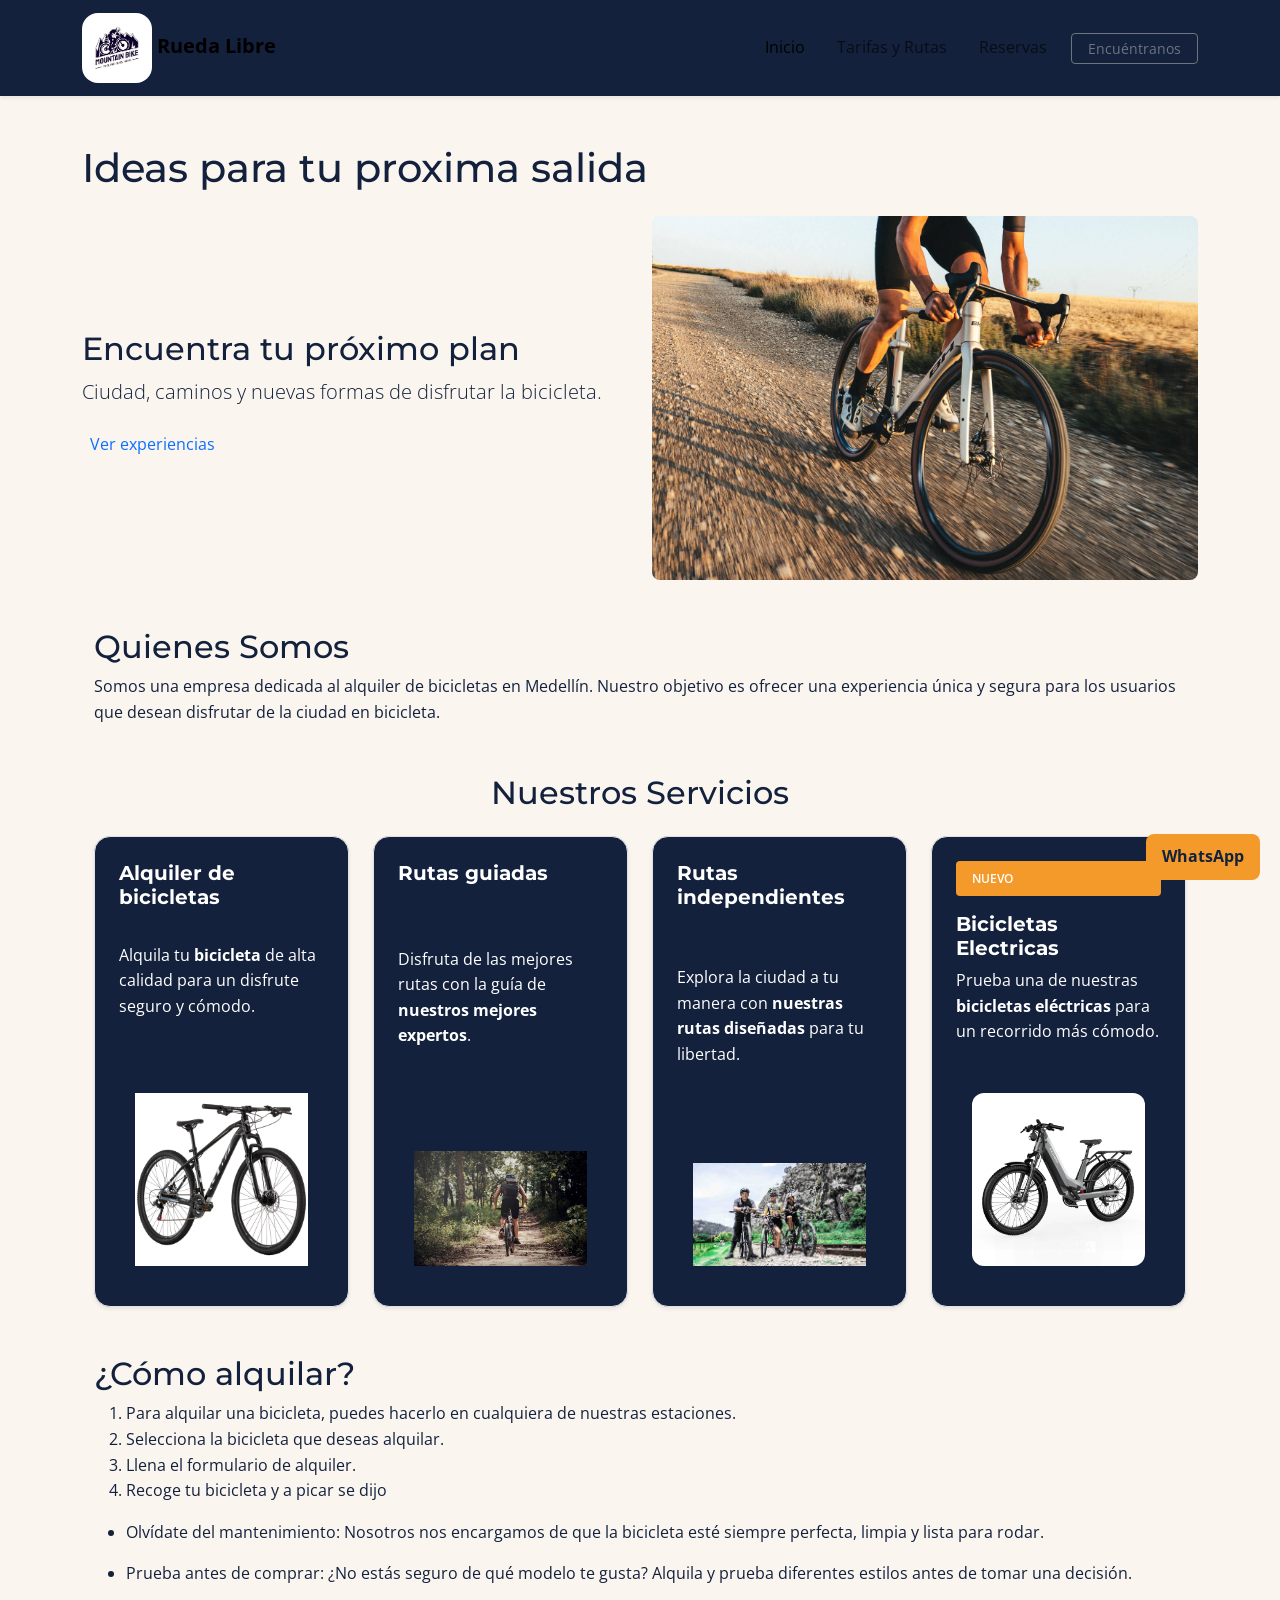
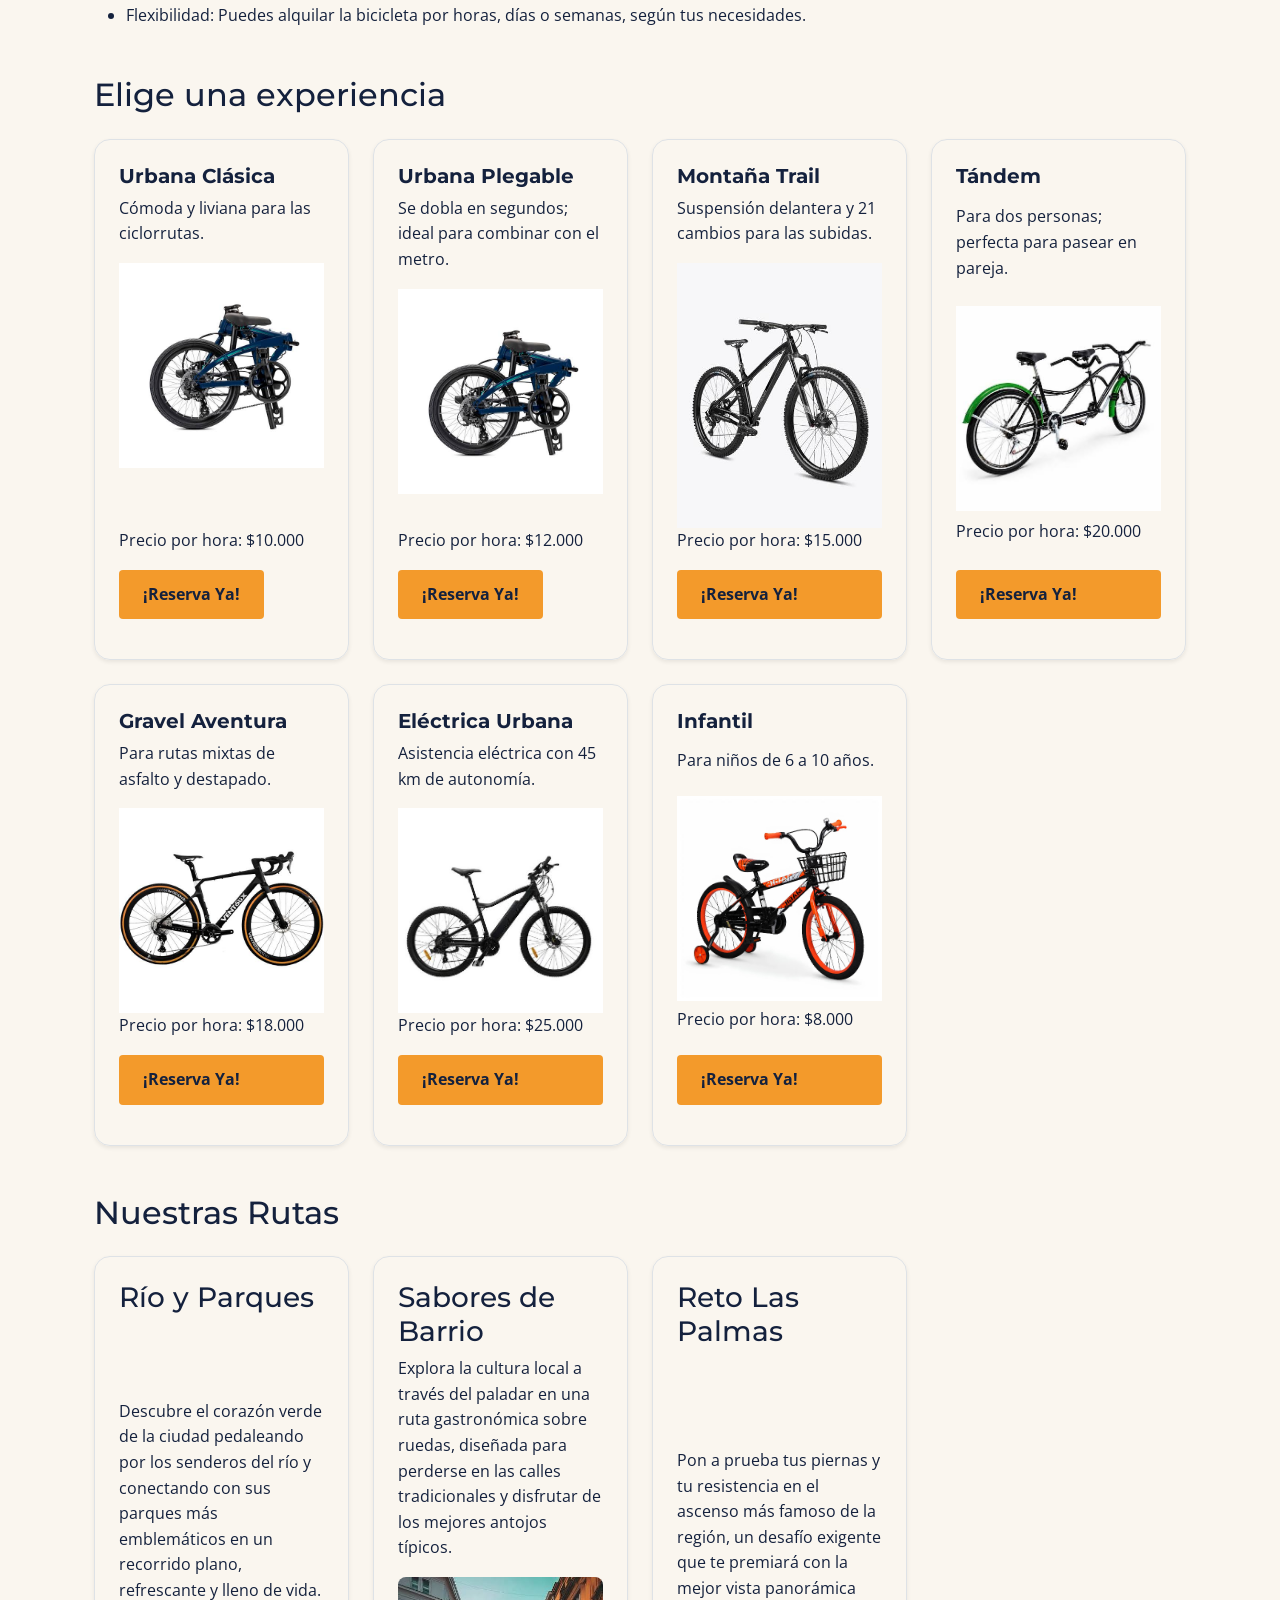
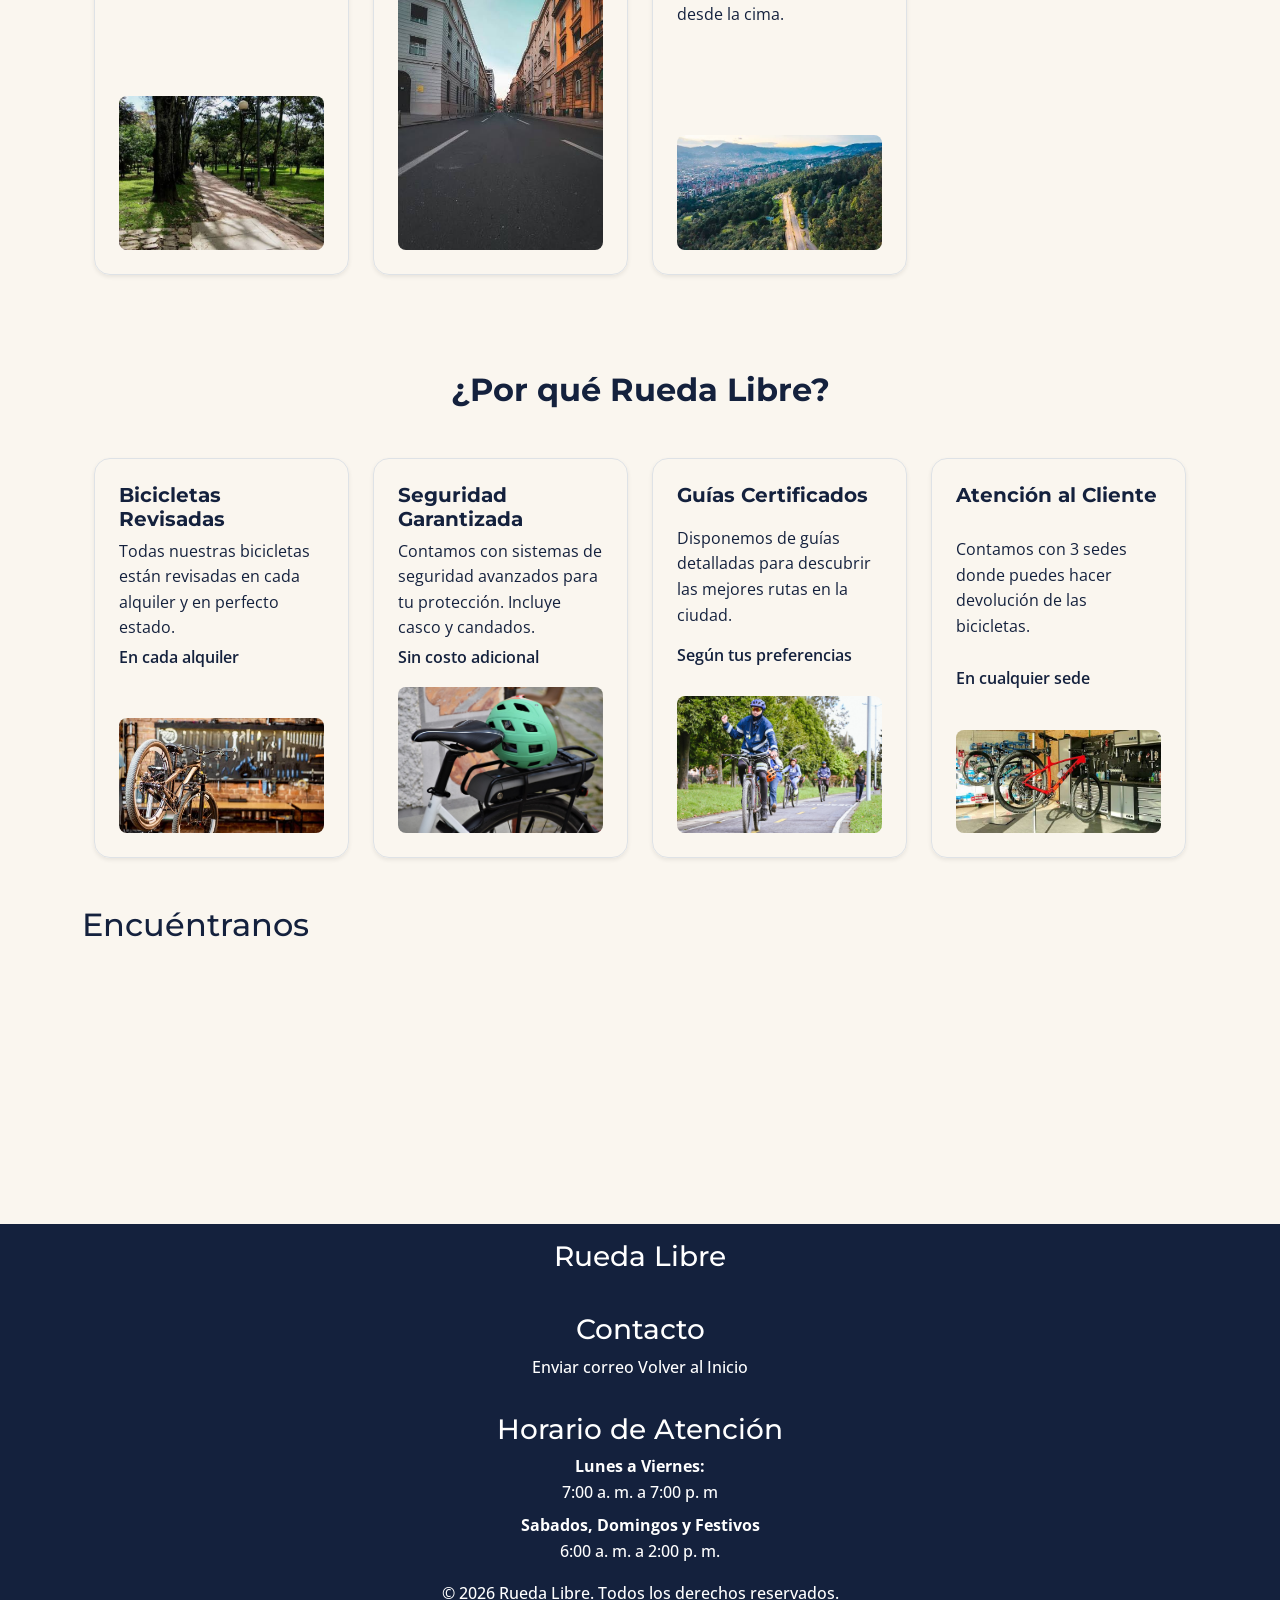
<file: index.html>
<!DOCTYPE html>
<html lang="es">
<head>
    <!-- Montserrat Font -->
    <link rel="preconnect" href="https://fonts.googleapis.com">
    <link rel="preconnect" href="https://fonts.gstatic.com" crossorigin>
    <link href="https://fonts.googleapis.com/css2?family=Montserrat:ital,wght@0,100..900;1,100..900&display=swap" rel="stylesheet">

    <!-- Open Sans Font -->
    <link rel="preconnect" href="https://fonts.googleapis.com">
    <link rel="preconnect" href="https://fonts.gstatic.com" crossorigin>
    <link href="https://fonts.googleapis.com/css2?family=Montserrat:ital,wght@0,100..900;1,100..900&family=Open+Sans:ital,wght@0,300..800;1,300..800&display=swap" rel="stylesheet">
    
    <meta charset="UTF-8">
    <meta name="viewport" content="width=device-width, initial-scale=1.0">
    <title>Rueda Libre</title>

    <!-- CDN Bootstrap -->
    <link href="https://cdn.jsdelivr.net/npm/bootstrap@5.3.8/dist/css/bootstrap.min.css" rel="stylesheet" integrity="sha384-sRIl4kxILFvY47J16cr9ZwB07vP4J8+LH7qKQnuqkuIAvNWLzeN8tE5YBujZqJLB" crossorigin="anonymous">

    <link rel="stylesheet" href="css/styles.css">
    
</head>
<body id="inicio">
    
    <header class="shadow-sm">
        
        <nav class="navbar navbar-expand-lg">
            <div class="container">
                <a href="#inicio" class="navbar-brand fw-bold">
                <img src="img/logo.avif" alt="logo" width="70" height="70" class="rounded-4"> Rueda Libre
                </a>
                <button class="navbar-toggler" type="button" data-bs-toggle="collapse" data-bs-target="#navbarNav" aria-controls="navbarNav" aria-expanded="false" aria-label="Toggle navigation">
            <span class="navbar-toggler-icon"></span>
        </button>

                <div class="collapse navbar-collapse justify-content-end " id="navbarNav">
                    <ul class="navbar-nav align-items-lg-center gap-3">
                        <li class="nav-item"><a href="index.html" class="nav-link active text-decoration-none">Inicio</a></li>
                        <li class="nav-item"><a href="paginas/tarifas.html" class="nav-link text-decoration-none">Tarifas y Rutas</a></li>
                        <li class="nav-item"><a href="paginas/reservas.html" class="nav-link text-decoration-none">Reservas</a></li>
                        <li class="nav-item"><a href="#encuentranos" class="btn btn-outline-secondary btn-sm px-3 text-decoration-none">Encuéntranos</a></li>
                    </ul>
                </div>
            </div>
        </nav>
    </header>



    <main id="contenido" class="container py-5">
        
        
        <h1 class="mb-4" >Ideas para tu proxima salida</h1>
        
        <section class="row g-4 align-items-center mb-5" aria-labelledby="portada-titulo">
            <div class="col-12 col-md-6">
                <h2 id="portada-titulo">Encuentra tu próximo plan</h2>
                <p class="lead">Ciudad, caminos y nuevas formas de disfrutar la bicicleta.</p>
                <a href="#catalogo" class="d-inline-block p-2 rounded text-decoration-none">Ver experiencias</a>
            </div>
            <div class="col-12 col-md-6">
                <img src="../img/gravel.jpg" class="img-fluid rounded-3" loading="lazy" alt="Ciclista recorriendo un camino de grava entre campos">
            </div>
        </section>

        <section id="quienes-somos" class="container mb-5" aria-labelledby="quienes-somos-title">
        <h2>Quienes Somos</h2>
        <p>Somos una empresa dedicada al alquiler de bicicletas en Medellín. Nuestro objetivo es ofrecer una experiencia única y segura para los usuarios que desean disfrutar de la ciudad en bicicleta.</p>
        </section>

        <section id="servicios" class="container mb-5" aria-labelledby="servicios-title">
            <h2 id="servicios-title" class="mb-4 text-center">Nuestros Servicios</h2>
            <div class="row g-4">
                <div class="col-12 col-sm-6 col-lg-4 col-xl-3">
                    <article class="p-4 h-100 border rounded-4 shadow-sm d-flex flex-column justify-content-between">
                        <h3 class="h5 fw-bold">Alquiler de bicicletas</h3> <p>Alquila tu <b>bicicleta</b> de alta calidad para un disfrute seguro y cómodo.</p>
                        <img src="./img/bike.webp" alt="Bicicleta negra" class="img-fluid rounded-3">
                    </article>
                </div>

                <div class="col-12 col-sm-6 col-lg-4 col-xl-3">
                    <article class="p-4 h-100 border rounded-4 shadow-sm d-flex flex-column justify-content-between">
                        <h3 class="h5 fw-bold">Rutas guiadas</h3> <p>Disfruta de las mejores rutas con la guía de <b>nuestros mejores expertos</b>.</p>
                        <img src="./img/front-page.jfif" alt="Llanta de bicicleta" class="img-fluid rounded-3">
                    </article>
                </div>

                <div class="col-12 col-sm-6 col-lg-4 col-xl-3">
                    <article class="p-4 h-100 border rounded-4 shadow-sm d-flex flex-column justify-content-between">
                        <h3 class="h5 fw-bold">Rutas independientes</h3>
                        <p>Explora la ciudad a tu manera con <b>nuestras rutas diseñadas</b> para tu libertad.</p>
                        <img src="./img/route.jfif" alt="Ruta de bicicleta" class="img-fluid rounded-3">
                    </article>
                </div>
                
                <div class="col-12 col-sm-6 col-lg-4 col-xl-3">

                    
                    <article class="p-4 h-100 border rounded-4 shadow-sm d-flex flex-column justify-content-between">
                        
                        <div class="etiqueta-nuevo mb-3" >
                            <span >Nuevo</span>
                        </div>
                        <h3 class="h5 fw-bold">Bicicletas Electricas</h3> <p>Prueba una de nuestras <b>bicicletas eléctricas</b> para un recorrido más cómodo.</p>
                        <img src="img/b-e.webp" alt="Bicicleta negra" class="img-fluid">
                    </article>
                </div>

            </div>
        </section>

        <section id="como-alquilar" class="container mb-5" aria-labelledby="como-alquilar-title">
        <h2>¿Cómo alquilar?</h2>
        <ol>
            <li>Para alquilar una bicicleta, puedes hacerlo en cualquiera de nuestras estaciones.</li>
            <li>Selecciona la bicicleta que deseas alquilar.</li>
            <li>Llena el formulario de alquiler.</li>
            <li>Recoge tu bicicleta y a picar se dijo</li>
        </ol>
            <ul>
                <li>
                <p>  Olvídate del mantenimiento: Nosotros nos encargamos de que la bicicleta esté siempre perfecta, limpia y lista para rodar.</p>
                
                </li>

                <li>
                <p> Prueba antes de comprar: ¿No estás seguro de qué modelo te gusta? Alquila y prueba diferentes estilos antes de tomar una decisión.</p>
                
                </li>
                <li>
                <p> Flexibilidad: Puedes alquilar la bicicleta por horas, días o semanas, según tus necesidades.</p>
                
                </li>
            
            
            </ul>
        </section>
        
        <!-- Sección de catálogo -->
        <section id="catalogo" class="container mb-5" aria-labelledby="catalogo-title"> 
            <h2 id="catalogo-title" class="mb-4">Elige una experiencia</h2>
            <div class="row g-4" >
                <!-- Contenedor de la columna (Grilla)-->
                <div class="col-12 col-sm-6 col-lg-4 col-xl-3">
                    <article class="p-4 h-100 border rounded-4 shadow-sm d-flex flex-column justify-content-between">
                        <div>
                            <h3 class="h5 fw-bold">Urbana Clásica</h3>
                            <p>Cómoda y liviana para las ciclorrutas.</p>
                            <img src="../img/bplegable.jpeg" alt="Bicicleta Verde" class="img-fluid">
                        </div>

                        <div class ="cta-container">
                            <p>Precio por hora: $10.000  </p>
                            <a href="../paginas/reservas.html" class="btn-cta ">¡Reserva Ya!</a>
                        </div>
                    </article>
                </div>
                
                <div class="col-12 col-sm-6 col-lg-4 col-xl-3">
                    <article class="p-4 h-100 border rounded-4 shadow-sm d-flex flex-column justify-content-between">

                        <div>
                            <h3 class="h5 fw-bold">Urbana Plegable</h3>
                        <p>Se dobla en segundos; ideal para combinar con el metro.</p>
                        <img src="../img/bplegable.jpeg" alt="" class="img-fluid">
                        </div>
                        <div>
                            <p>Precio por hora: $12.000  </p>
                            <a href="paginas/reservas.html" class="btn-cta">¡Reserva Ya! </a>
                        </div>
                        
                        
                    
                    </article>
                </div>

                <div class="col-12 col-sm-6 col-lg-4 col-xl-3 ">
                    <article class="p-4 h-100 border rounded-4 shadow-sm d-flex flex-column justify-content-between">
                    <h3 class="h5 fw-bold">Montaña Trail</h3>
                        <p> Suspensión delantera y 21 cambios para las subidas.</p>
                        <img src="/img/bmontanatrail.jpeg" alt="" class="img-fluid">
                        <p>Precio por hora: $15.000  </p>
                        <a href="/paginas/reservas.html" class="btn-cta">¡Reserva Ya! </a>
                        
                    </article>
                </div>
                
                <div class="col-12 col-sm-6 col-lg-4 col-xl-3 ">
                    <article class="p-4 h-100 border rounded-4 shadow-sm d-flex flex-column justify-content-between">
                    <h3 class="h5 fw-bold">Tándem</h3>
                        <p> Para dos personas; perfecta para pasear en pareja.</p>
                        <img src="../img/btandem.jpeg" alt="" class="img-fluid">
                        <p>Precio por hora: $20.000  </p>
                        <a href="paginas/reservas.html" class="btn-cta">¡Reserva Ya! </a>
                        
                    </article>
                </div>
                    

                <div class="col-12 col-sm-6 col-lg-4 col-xl-3 ">
                    <article class="p-4 h-100 border rounded-4 shadow-sm d-flex flex-column justify-content-between">
                        <h3 class="h5 fw-bold">Gravel Aventura</h3>
                        <p>Para rutas mixtas de asfalto y destapado.</p>
                        <img src="/img/bgravel.jpeg" alt="" class="img-fluid">
                        <p>Precio por hora: $18.000  </p>
                        <a href="/paginas/reservas.html" class="btn-cta">¡Reserva Ya! </a>
                    </article>
                </div>

                <div class="col-12 col-sm-6 col-lg-4 col-xl-3 ">
                    <article class="p-4 h-100 border rounded-4 shadow-sm d-flex flex-column justify-content-between">
                        <h3 class="h5 fw-bold">Eléctrica Urbana</h3>
                        <p>Asistencia eléctrica con 45 km de autonomía.</p>
                        <img src="/img/belectrica.jpeg" alt="" class="img-fluid">
                        <p>Precio por hora: $25.000  </p>
                        <a href="/paginas/reservas.html" class="btn-cta">¡Reserva Ya! </a>
                    
                    </article>
                </div>
                    
                <div class="col-12 col-sm-6 col-lg-4 col-xl-3 ">
                    <article class="p-4 h-100 border rounded-4 shadow-sm d-flex flex-column justify-content-between">
                        <h3 class="h5 fw-bold">Infantil</h3>
                        <p>Para niños de 6 a 10 años.</p>
                        <img src="/img/binfantil.jpg" alt="" class="img-fluid">
                        <p>Precio por hora: $8.000  </p>
                        <a href="/paginas/reservas.html" class="btn-cta">¡Reserva Ya! </a>
                    
                    </article>
                </div>
        </section>

        <section id="galeria" class="container mb-5" aria-labelledby="galeria-title">
            <h2 id="galeria-title" class="mb-4">Nuestras Rutas</h2>
            <div class="row g-4">
                <div class="col-12 col-sm-6 col-lg-4 col-xl-3">
                    <article class="p-4 h-100 border rounded-4 shadow-sm d-flex flex-column justify-content-between">
                        <h3>Río y Parques</h3>
                        <p>Descubre el corazón verde de la ciudad pedaleando por los senderos del río y conectando con sus parques más emblemáticos en un recorrido plano, refrescante y lleno de vida.</p>
                        <img src="/img/rutaparque.jfif" alt="" class="img-fluid rounded-3">
                    </article>
                </div>

                <div class="col-12 col-sm-6 col-lg-4 col-xl-3">
                    <article class="p-4 h-100 border rounded-4 shadow-sm d-flex flex-column justify-content-between">
                        <h3>Sabores de Barrio</h3>
                        <p>Explora la cultura local a través del paladar en una ruta gastronómica sobre ruedas, diseñada para perderse en las calles tradicionales y disfrutar de los mejores antojos típicos.</p>
                        <img src="/img/rutaciudad.jfif" alt="" class="img-fluid rounded-3">
                    </article>
                </div>

                <div class="col-12 col-sm-6 col-lg-4 col-xl-3">
                    <article class="p-4 h-100 border rounded-4 shadow-sm d-flex flex-column justify-content-between">
                        <h3>Reto Las Palmas</h3>
                        <p>Pon a prueba tus piernas y tu resistencia en el ascenso más famoso de la región, un desafío exigente que te premiará con la mejor vista panorámica desde la cima.</p>
                        <img src="/img/rutalaspalmas.jfif" alt="" class="img-fluid rounded-3">
                    </article>
                </div>
            </div>
        </section>

        <!-- Beneficios, llamada a la accion, tabla y consulta. -->
        <section id="beneficios" class="container py-5 " aria-labelledby="beneficios-title">
            <h2 id="beneficios-title" class="text-center fw-bold">¿Por qué Rueda Libre?</h2>
            <div class="row g-4 mt-4">
                <div class="col-12 col-sm-6 col-lg-4 col-xl-3">
                    <article class="p-4 h-100 border rounded-4 shadow-sm d-flex flex-column justify-content-between">
                        <div>
                            <h3 class="fs-5 fw-bold">Bicicletas Revisadas</h3>
                            <p class="mb-1">Todas nuestras bicicletas están revisadas en cada alquiler y en perfecto estado.</p>
                            <p class="fw-semibold">En cada alquiler</p>
                        </div>
                        
                        <img src="/img/brevisadas.jfif" alt="" class="img-fluid rounded-3">
                    </article>
                    
                </div>

                <div class="col-12 col-sm-6 col-lg-4 col-xl-3 ">
                    <article class="p-4 h-100 border rounded-4 shadow-sm d-flex flex-column justify-content-between">
                        <h3 class="fs-5 fw-bold">Seguridad Garantizada</h3>
                        <p class="mb-1">Contamos con sistemas de seguridad avanzados para tu protección. Incluye casco y candados.</p>
                        <p class="fw-semibold">Sin costo adicional</p>
                        <img src="/img/bcascosycandados.jpg" alt="" class="img-fluid rounded-3">
                    </article>
                    
                </div>

                <div class="col-12 col-sm-6 col-lg-4 col-xl-3 ">
                    <article class="p-4 h-100 border rounded-4 shadow-sm d-flex flex-column justify-content-between">
                        <h3 class="fs-5 fw-bold">Guías Certificados</h3>
                        <p class="mb-1">Disponemos de guías detalladas para descubrir las mejores rutas en la ciudad.</p>
                        <p class="fw-semibold">Según tus preferencias</p>
                        <img src="/img/bguias.jpg" alt="" class="img-fluid rounded-3">
                    </article>
                    
                </div>

                <div class="col-12 col-sm-6 col-lg-4 col-xl-3 ">
                    <article class="p-4 h-100 border rounded-4 shadow-sm d-flex flex-column justify-content-between">
                        <h3 class="fs-5 fw-bold">Atención al Cliente</h3>
                        <p class="mb-1">Contamos con 3 sedes donde puedes hacer devolución de las bicicletas.</p>
                        <p class="fw-semibold">En cualquier sede</p>
                        <img src="/img/bdevolucionbicicletas.jfif" alt="" class="img-fluid rounded-3">
                    </article>
                </div>
            </div>

        </section>
    
        <section id="encuentranos" aria-labelledby="encuentranos-title">
        <h2>Encuéntranos</h2>
        <iframe src="https://www.google.com/maps/embed?pb=!1m18!1m12!1m3!1d3966.0528210122834!2d-75.5927478242958!3d6.256772326204!2m3!1f0!2f0!3f0!3m2!1i1024!2i768!4f13.1!3m3!1m2!1s0x8e44290e4f870f69%3A0xf57f97b59ef52c39!2sEstadio%20de%20F%C3%BAtbol%20Atanasio%20Girardot!5e0!3m2!1ses-419!2sco!4v1792624801162!5m2!1ses-419!2sco" width="300" height="200" style="border:0;" allowfullscreen="" loading="lazy" referrerpolicy="strict-origin-when-cross-origin"></iframe>
        
        
        
        </section>

    </main>
    
    <!-- Bloque final como footer/pie de pagina -->
    <footer>
        <div class="footer-container">
            <div class="footer-bloque">
                <h3>Rueda Libre</h3>

            </div>

            <div class="footer-bloque">
                <h3>Contacto</h3>
                <a href="mailto:juanxxcastaneda71@gmail.com" class="active">Enviar correo</a>
                <a href="#inicio" class="active">Volver al Inicio</a>
            </div>
            <div class="footer-bloque">
                <aside>
                <h3>Horario de Atención</h3>
                <dl>
                <dt>Lunes a Viernes:</dt>
                <dd>7:00 a. m. a 7:00 p. m</dd>

                <dt>Sabados, Domingos y Festivos</dt>
                <dd>6:00 a. m. a 2:00 p. m.</dd>
                </dl>
                </aside>
                
            </div>
        </div>
        <p>© 2026 Rueda Libre. Todos los derechos reservados.</p>
    </footer>
    
    <a href="https://wa.me/573000000000" target="_blank"  class="whatsapp-flotante">
    WhatsApp
    </a>

    <!-- CDN Bootstrap JS -->
    <script src="https://cdn.jsdelivr.net/npm/bootstrap@5.3.8/dist/js/bootstrap.bundle.min.js" integrity="sha384-FKyoEForCGlyvwx9Hj09JcYn3nv7wiPVlz7YYwJrWVcXK/BmnVDxM+D2scQbITxI" crossorigin="anonymous"></script>
</body>
</html>
</file>
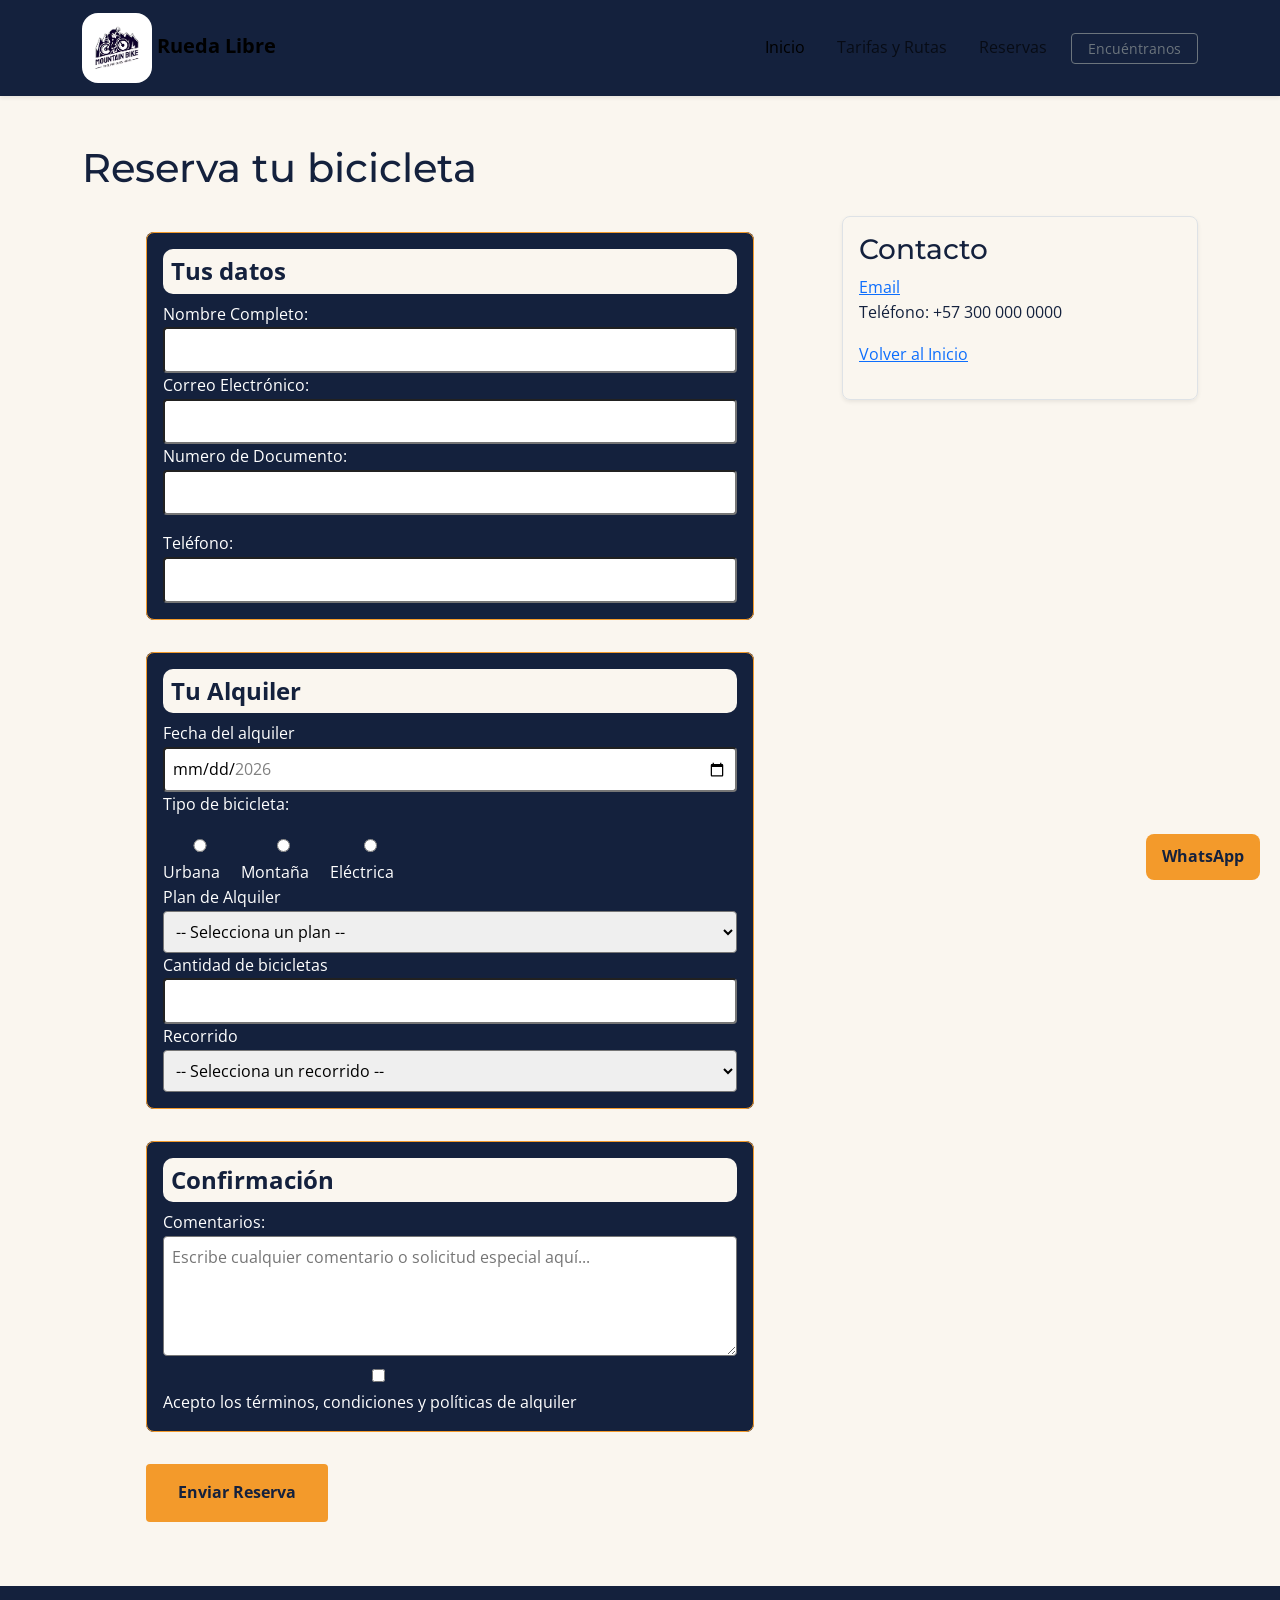
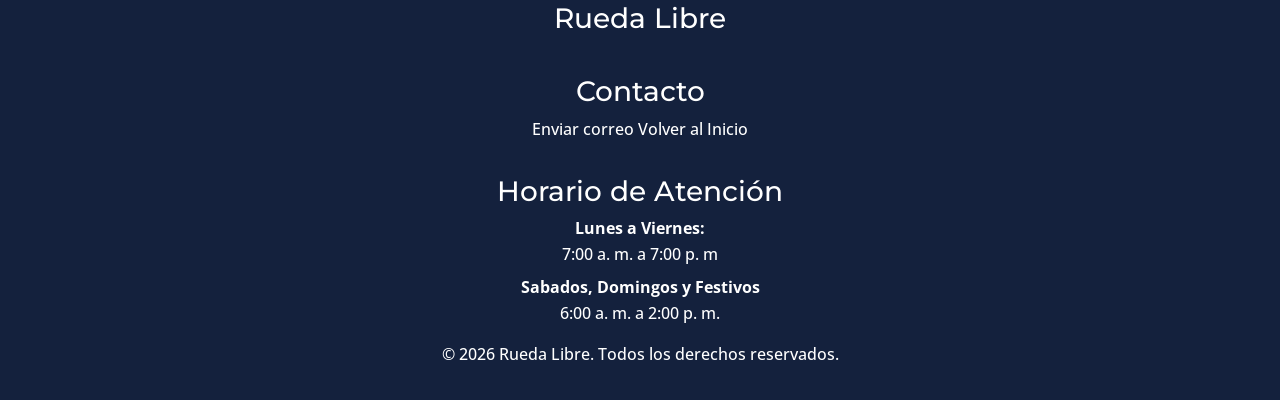
<file: paginas/reservas.html>
<!doctype html>
<html lang="es">

<head>
    <meta charset="UTF-8" />
    <meta name="viewport" content="width=device-width, initial-scale=1.0" />
    <title>Reservas - Rueda Libre</title>

    <link rel="preconnect" href="https://fonts.googleapis.com">
    <link rel="preconnect" href="https://fonts.gstatic.com" crossorigin>
    <link href="https://fonts.googleapis.com/css2?family=Montserrat:ital,wght@0,100..900;1,100..900&family=Open+Sans:ital,wght@0,300..800;1,300..800&display=swap" rel="stylesheet">

    <!-- CDN Bootstrap -->
    <link href="https://cdn.jsdelivr.net/npm/bootstrap@5.3.8/dist/css/bootstrap.min.css" rel="stylesheet" integrity="sha384-sRIl4kxILFvY47J16cr9ZwB07vP4J8+LH7qKQnuqkuIAvNWLzeN8tE5YBujZqJLB" crossorigin="anonymous">

    <link rel="stylesheet" href="../css/styles.css">

    
</head>

<body>
    
    <header class="sticky-top shadow-sm">
        
        <nav class="navbar navbar-expand-lg">
            <div class="container">
                <a href="../index.html" class="navbar-brand fw-bold">
                <img src="../img/logo.avif" alt="logo" width="70" height="70" class="rounded-4"> Rueda Libre
                </a>

                <div class="collapse navbar-collapse justify-content-end " id="navbarNav">
                    <ul class="navbar-nav align-items-lg-center gap-3">
                        <li class="nav-item"><a href="../index.html" class="nav-link active text-decoration-none">Inicio</a></li>
                        <li class="nav-item"><a href="./tarifas.html" class="nav-link text-decoration-none">Tarifas y Rutas</a></li>
                        <li class="nav-item"><a href="./reservas.html" class="nav-link text-decoration-none">Reservas</a></li>
                        <li class="nav-item"><a href="#encuentranos" class="btn btn-outline-secondary btn-sm px-3 text-decoration-none">Encuéntranos</a></li>
                    </ul>
                </div>
            </div>
        </nav>
    </header>

    <main id="reservas" class="container py-5">

            <h1 class="mb-4">Reserva tu bicicleta</h1>
            <div id="form-reservas" class="row g-4">
                <div class="col-12 col-md-8">
                    <form action="#" method="post">
                            <fieldset class="tarjetas-form">
                                <legend>Tus datos</legend>
                                <div class="datos-container">

                                    <label for="name">Nombre Completo:</label>
                                    <input type="text" id="name" name="name" minlength="3" pattern="[A-Za-zÁ-Úá-úñÑ\s]+"  required />

                                    <label for="email">Correo Electrónico:</label>
                                    <input type="email" id="email" name="email" required />



                                    <div class="row g-3">
                                        <div class="grupo-campo">
                                            <label for="id">Numero de Documento:</label>
                                            <input type="text" id="id" name="id" minlength="6" maxlength="10" pattern="[0-9]+" required />

                                        </div>

                                        <div class="grupo-campo">
                                            <label for="telefono">Teléfono:</label>
                                            <input type="tel" id="telefono" name="telefono" maxlength="10" pattern="3[0-9]{9}" required />
                                        </div>
                                    </div>
                                </div>
                            </fieldset>

                        <fieldset class="tarjetas-form">
                            <legend>Tu Alquiler</legend>
                            <div>
                                <label for="date">Fecha del alquiler</label>
                                <input type="date" id="date" name="date" min="2026-10-22" max="2026-11-19" required>
                            </div>

                            <div>
                                <p>Tipo de bicicleta:</p>
                                <label for="bici-urbana">
                                    <input type="radio" id="bici-urbana" name="tipoBici" required> Urbana
                                </label>
                                <label for="bici-montana">
                                    <input type="radio" id="bici-montana" name="tipoBici" required> Montaña
                                </label>
                                <label for="bici-electrica">
                                    <input type="radio" id="bici-electrica" name="tipoBici" required> Eléctrica
                                </label>
                            </div>

                            <div>
                                <label for="plan-alquiler">Plan de Alquiler</label>
                                <select name="planAlquiler" id="plan-alquiler" required>
                                    <option value="">-- Selecciona un plan --</option>
                                    <option value="1hora">1 hora</option>
                                    <option value="medio-dia">Medio día (4h)</option>
                                    <option value="dia-completo">Día Completo</option>
                                </select>
                            </div>

                            <div>
                                <label for="cantidad-bicicletas">Cantidad de bicicletas</label>
                                <input type="number" id="cantidad-bicicletas" name="cantidadBicicletas" min="1" max="6" required>
                            </div>

                            <div>
                                <label for="recorrido">Recorrido</label>
                                <select name="recorrido" id="recorrido" required>
                                    <option value="">-- Selecciona un recorrido --</option>
                                    <option value="ruta-1">Río y Parques</option>
                                    <option value="ruta-2">Sabores de Barrio</option>
                                    <option value="ruta-3">Reto Las Palmas</option>
                                </select>
                            </div>
                        </fieldset>

                        <fieldset class="tarjetas-form">
                            <legend>Confirmación</legend>
                            <div>
                                <label for="comentarios">Comentarios:</label>
                                <textarea id="comentarios" name="comentarios" rows="4" placeholder="Escribe cualquier comentario o solicitud especial aquí..." maxlength="300"></textarea>
                            </div>

                            <div>
                                <label for="terminos">
                                    <input type="checkbox" id="terminos" name="terminos" required> Acepto los términos, condiciones y políticas de alquiler
                                </label>
                            </div>
                        </fieldset>

                        <div class="confirmar-form">
                            <button type="submit">Enviar Reserva</button>
                        </div>
                    </form>
                </div>
            
                <div class="col-12 col-md-4">
                    <aside class="contact-info p-3 border rounded-3 shadow-sm">
                        <h3>Contacto</h3>
                        <a href="mailto:juanxxcastaneda71@gmail.com">Email</a>
                        <p>Teléfono: +57 300 000 0000</p>
                        <p><a href="../index.html">Volver al Inicio</a></p>
                    </aside>
                </div>
            </div>
    </main>

    <footer>
        <div class="footer-container">
            <div class="footer-bloque">
                <h3>Rueda Libre</h3>

            </div>

            <div class="footer-bloque">
                <h3>Contacto</h3>
                <a href="mailto:juanxxcastaneda71@gmail.com" class="active">Enviar correo</a>
                <a href="../index.html" class="active">Volver al Inicio</a>
            </div>
            <div class="footer-bloque">
                <aside>
                <h3>Horario de Atención</h3>
                <dl>
                <dt>Lunes a Viernes:</dt>
                <dd>7:00 a. m. a 7:00 p. m</dd>

                <dt>Sabados, Domingos y Festivos</dt>
                <dd>6:00 a. m. a 2:00 p. m.</dd>
                </dl>
                </aside>
                
            </div>
        </div>
        <p>© 2026 Rueda Libre. Todos los derechos reservados.</p>
    </footer>

    <a href="https://wa.me/573000000000" target="_blank" rel="noopener noreferrer" class="whatsapp-flotante">
        WhatsApp
    </a>

    <!-- CDN Bootstrap JS -->
    <script src="https://cdn.jsdelivr.net/npm/bootstrap@5.3.8/dist/js/bootstrap.bundle.min.js" integrity="sha384-FKyoEForCGlyvwx9Hj09JcYn3nv7wiPVlz7YYwJrWVcXK/BmnVDxM+D2scQbITxI" crossorigin="anonymous"></script>
</body>

</html>
</file>
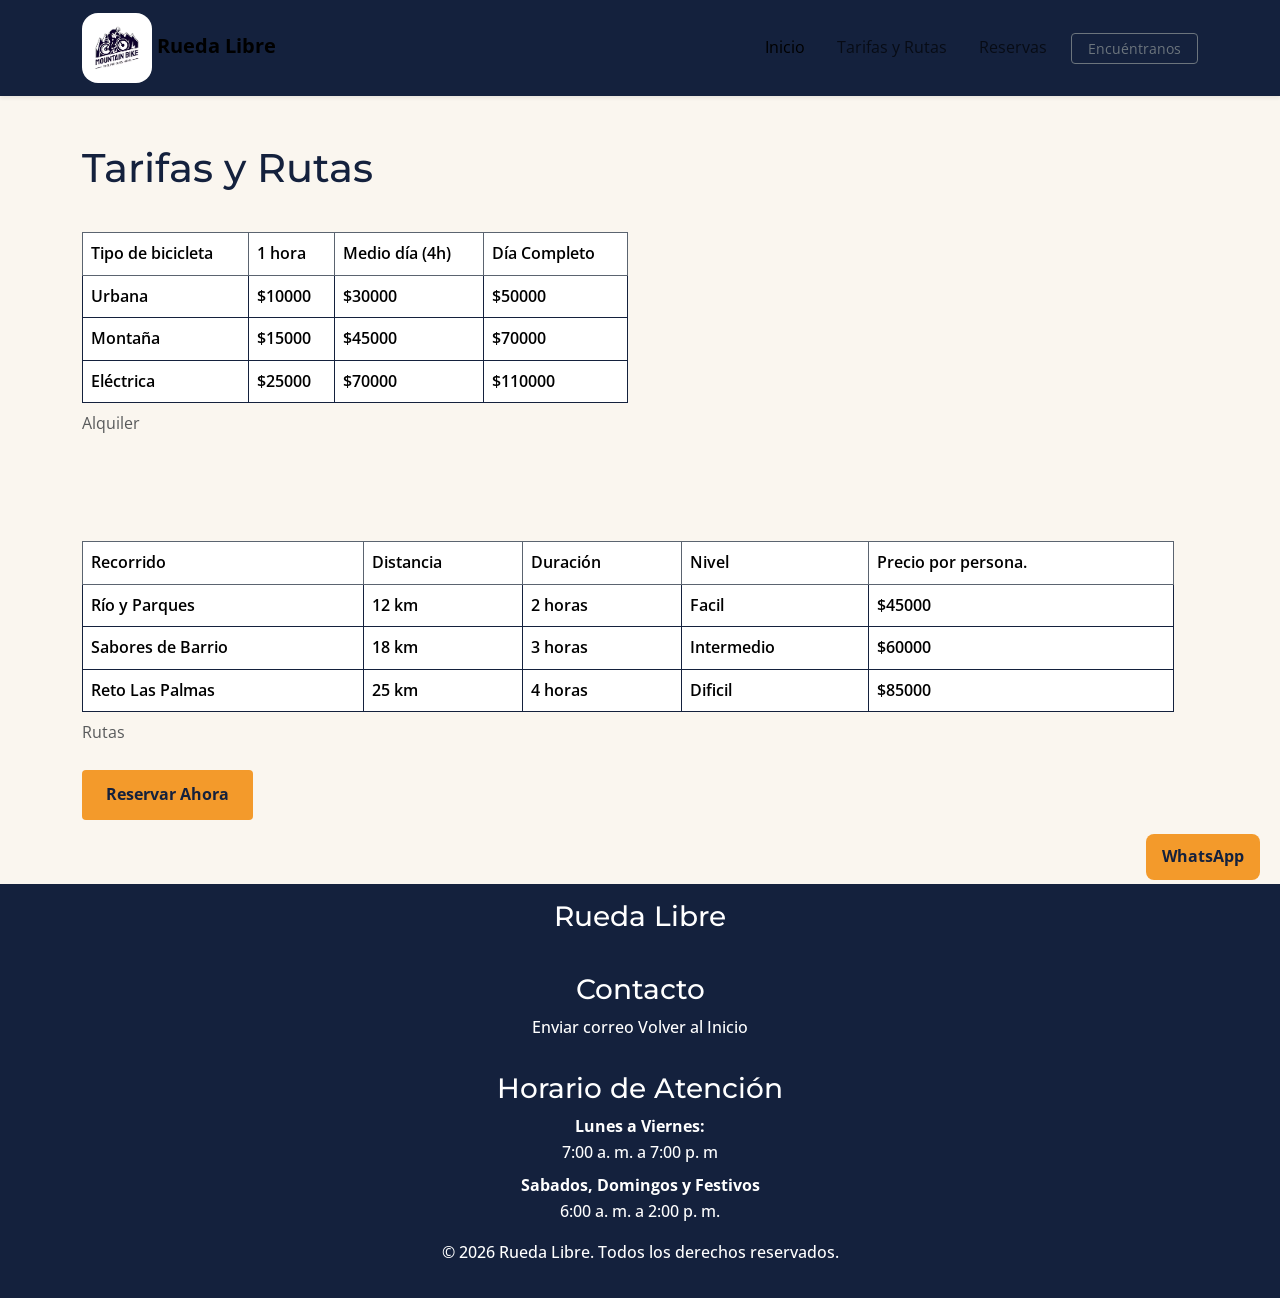
<file: paginas/tarifas.html>
<!DOCTYPE html>
<html lang="es">
<head>
    <meta charset="UTF-8">
    <meta name="viewport" content="width=device-width, initial-scale=1.0">
    <title>Tarifas</title>
    <meta name="description" content="Consulta los precios y planes de alquiler de bicicletas en Medellín. Ofrecemos tarifas por horas, días y semanas que se adaptan a tus necesidades.">
    
    <!-- Montserrat Font -->
    <link rel="preconnect" href="https://fonts.googleapis.com">
    <link rel="preconnect" href="https://fonts.gstatic.com" crossorigin>
    <link href="https://fonts.googleapis.com/css2?family=Montserrat:ital,wght@0,100..900;1,100..900&display=swap" rel="stylesheet">

    <!-- Open Sans Font -->
    <link rel="preconnect" href="https://fonts.googleapis.com">
    <link rel="preconnect" href="https://fonts.gstatic.com" crossorigin>
    <link href="https://fonts.googleapis.com/css2?family=Montserrat:ital,wght@0,100..900;1,100..900&family=Open+Sans:ital,wght@0,300..800;1,300..800&display=swap" rel="stylesheet">

    <!-- CDN Bootstrap -->
    <link href="https://cdn.jsdelivr.net/npm/bootstrap@5.3.8/dist/css/bootstrap.min.css" rel="stylesheet" integrity="sha384-sRIl4kxILFvY47J16cr9ZwB07vP4J8+LH7qKQnuqkuIAvNWLzeN8tE5YBujZqJLB" crossorigin="anonymous">

    <link rel="stylesheet" href="../css/styles.css">

    
</head>
<body>
    <header class="sticky-top shadow-sm">
        
        <nav class="navbar navbar-expand-lg">
            <div class="container">
                <a href="../index.html" class="navbar-brand fw-bold">
                <img src="../img/logo.avif" alt="logo" width="70" height="70" class="rounded-4"> Rueda Libre
                </a>
                <button class="navbar-toggler" type="button" data-bs-toggle="collapse" data-bs-target="#navbarNav" aria-controls="navbarNav" aria-expanded="false" aria-label="Toggle navigation">
                    <span class="navbar-toggler-icon"></span>
                </button>

                <div class="collapse navbar-collapse justify-content-end " id="navbarNav">
                    <ul class="navbar-nav align-items-lg-center gap-3">
                        <li class="nav-item"><a href="../index.html" class="nav-link active text-decoration-none">Inicio</a></li>
                        <li class="nav-item"><a href="./tarifas.html" class="nav-link text-decoration-none">Tarifas y Rutas</a></li>
                        <li class="nav-item"><a href="./reservas.html" class="nav-link text-decoration-none">Reservas</a></li>
                        <li class="nav-item"><a href="#encuentranos" class="btn btn-outline-secondary btn-sm px-3 text-decoration-none">Encuéntranos</a></li>
                    </ul>
                </div>
            </div>
        </nav>
    </header>

    <main class="container py-5">
        <h1>Tarifas y Rutas</h1>

        <div class="row g-4 align-items-center">

            <div class="col-12 col-md-6">
                <section id="tarifas" class="tarifas-table">
                <table class="table" >
                <caption>Alquiler</caption>
                <thead>
                    <tr>
                        <th scope="col">Tipo de bicicleta</th>
                        <th scope="col">1 hora</th>
                        <th scope="col">Medio día (4h)</th>
                        <th scope="col">Día Completo</th>
                    </tr>
                </thead>
                <tbody>
                    <tr>
                        <td>Urbana</td>
                        <td>$10000</td>
                        <td>$30000</td>
                        <td>$50000</td>
                    </tr>
                    <tr>
                        <td>Montaña</td>
                        <td>$15000</td>
                        <td>$45000</td>
                        <td>$70000</td>
                    </tr>
                    <tr>
                        <td>Eléctrica</td>
                        <td>$25000</td>
                        <td>$70000</td>
                        <td>$110000</td>
                    </tr>
                </tbody>
                </table>
                
                </section>
            </div>

            <div class="row g-4 align-items-center">
                    <section id="rutas" class="rutas-table">
                <table class="table" >
                <caption>Rutas</caption>
                <thead>
                    <tr>
                        <th scope="col">Recorrido</th>
                        <th scope="col">Distancia</th>
                        <th scope="col">Duración</th>
                        <th scope="col">Nivel</th>
                        <th scope="col">Precio por persona.</th>
                    </tr>
                </thead>
                <tbody>
                    <tr>
                        <td>Río y Parques</td>
                        <td>12 km</td>
                        <td>2 horas</td>
                        <td>Facil</td>
                        <td>$45000</td>
                    </tr>
                    <tr>
                        <td>Sabores de Barrio</td>
                        <td>18 km</td>
                        <td>3 horas</td>
                        <td>Intermedio</td>
                        <td>$60000</td>
                    </tr>
                    <tr>
                        <td>Reto Las Palmas</td>
                        <td>25 km</td>
                        <td>4 horas</td>
                        <td>Dificil</td>
                        <td>$85000</td>
                    </tr>
                </tbody>
                </table>
                <a href="paginas/reservas.html" class="btn-cta">Reservar Ahora</a>
                </section>
            </div>
        </div>
        
            
            
    </main>
    <footer>
        <div class="footer-container">
            <div class="footer-bloque">
                <h3>Rueda Libre</h3>

            </div>

            <div class="footer-bloque">
                <h3>Contacto</h3>
                <a href="mailto:juanxxcastaneda71@gmail.com" class="active">Enviar correo</a>
                <a href="../index.html" class="active">Volver al Inicio</a>
            </div>
            <div class="footer-bloque">
                <aside>
                <h3>Horario de Atención</h3>
                <dl>
                <dt>Lunes a Viernes:</dt>
                <dd>7:00 a. m. a 7:00 p. m</dd>

                <dt>Sabados, Domingos y Festivos</dt>
                <dd>6:00 a. m. a 2:00 p. m.</dd>
                </dl>
                </aside>
                
            </div>
        </div>
        <p>© 2026 Rueda Libre. Todos los derechos reservados.</p>
    </footer>
    
    <a href="https://wa.me/573000000000" target="_blank" rel="noopener noreferrer" class="whatsapp-flotante">
    WhatsApp
    </a>

    <!-- CDN Bootstrap JS -->
    <script src="https://cdn.jsdelivr.net/npm/bootstrap@5.3.8/dist/js/bootstrap.bundle.min.js" integrity="sha384-FKyoEForCGlyvwx9Hj09JcYn3nv7wiPVlz7YYwJrWVcXK/BmnVDxM+D2scQbITxI" crossorigin="anonymous"></script>
</body>
</html>
</file>
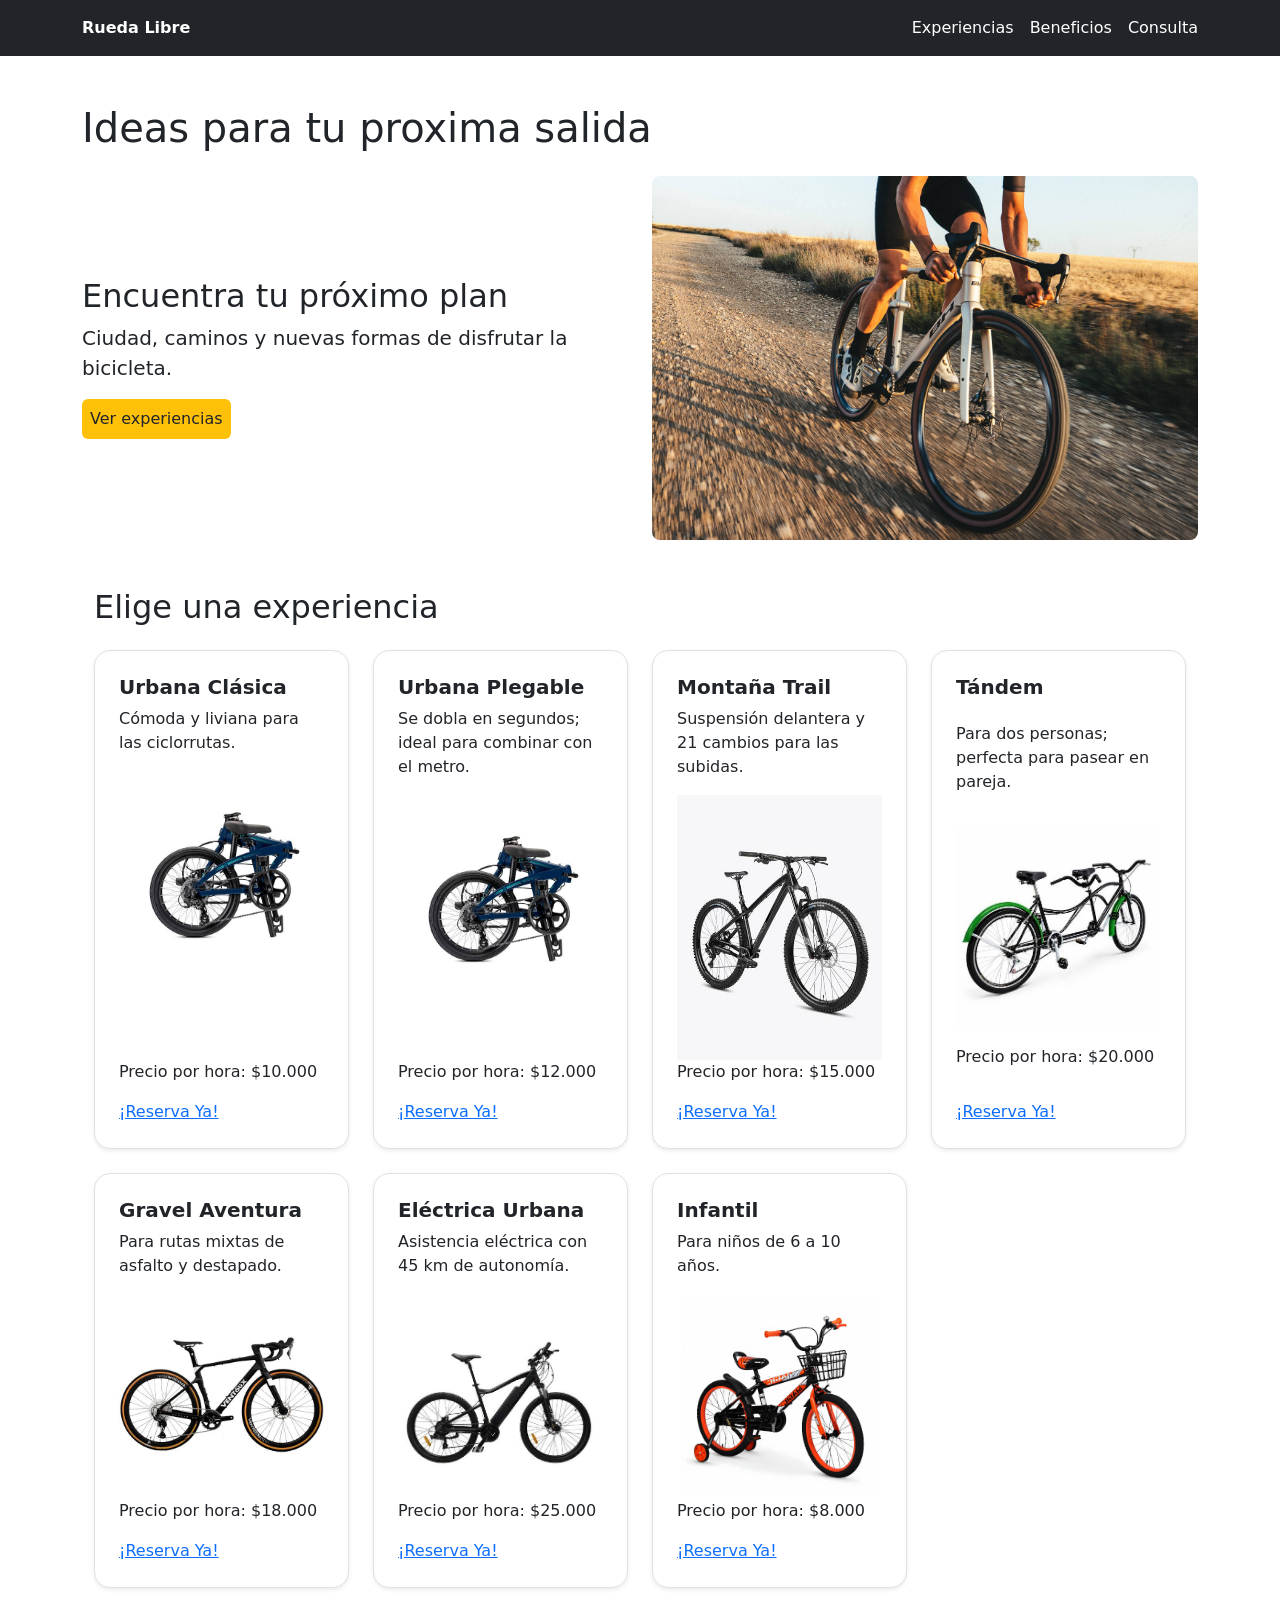
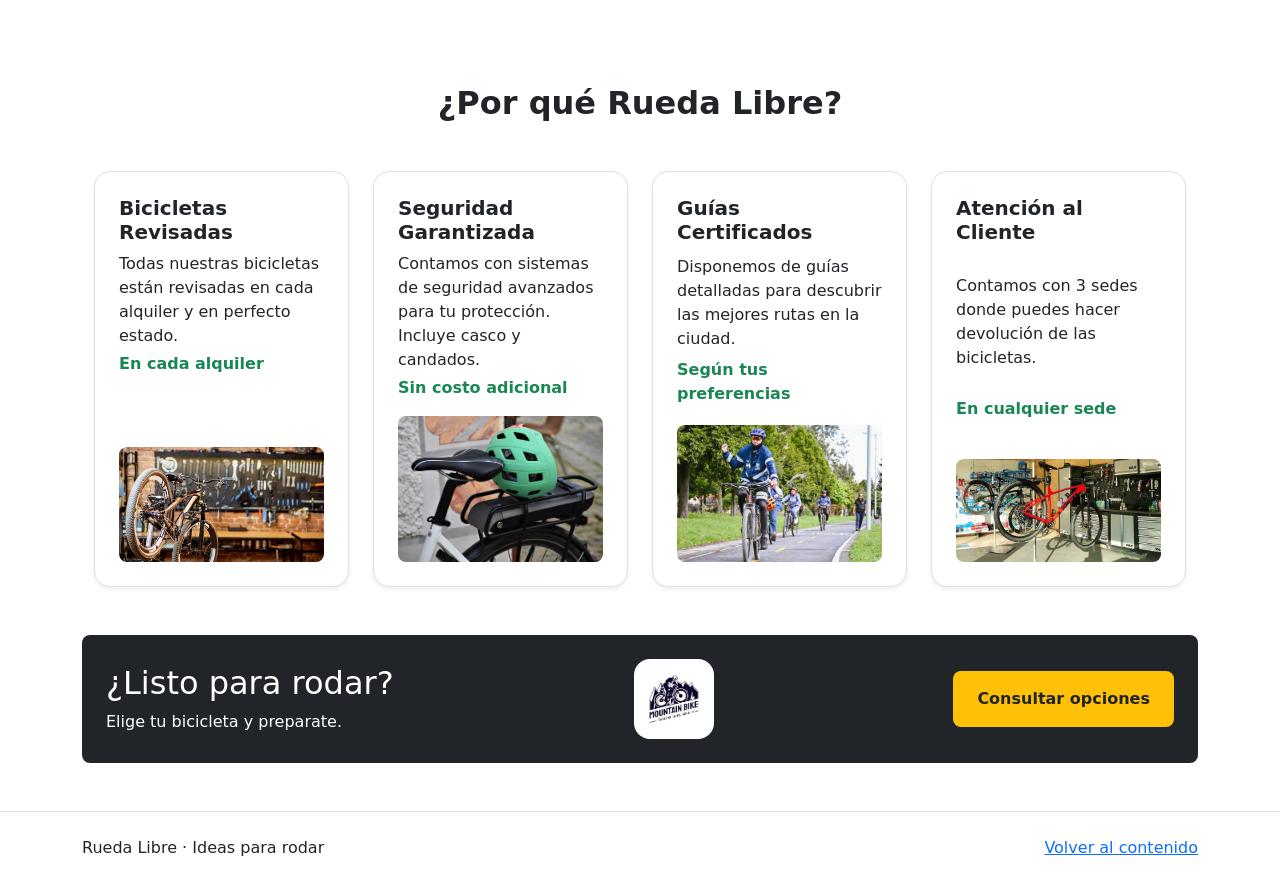
<file: pruebas/catalogo-bootstrap.html>
<!DOCTYPE html>
<html lang="es">
<head>
    <meta charset="UTF-8">
    <meta name="viewport" content="width=device-width, initial-scale=1.0">
    <title>Ideas para rodar | Rueda Libre </title>

    <!-- CDN Bootstrap -->
    <link href="https://cdn.jsdelivr.net/npm/bootstrap@5.3.8/dist/css/bootstrap.min.css" rel="stylesheet" integrity="sha384-sRIl4kxILFvY47J16cr9ZwB07vP4J8+LH7qKQnuqkuIAvNWLzeN8tE5YBujZqJLB" crossorigin="anonymous">
</head>
<body>
    <header class="bg-dark text-white py-3">
        <div class="container d-flex flex-column flex-md-row align-items-center justify-content-between gap-3">
            <a class="text-white fw-bold text-decoration-none" href="../index.html">Rueda Libre</a>
            <nav aria-label="Secciones de la página">
                <ul class="d-flex flex-wrap justify-content-center gap-3 list-unstyled m-0">
                    <li><a class="text-white text-decoration-none" href="#catalogo">Experiencias</a></li>
                    <li><a class="text-white text-decoration-none" href="#beneficios">Beneficios</a></li>
                    <li><a class="text-white text-decoration-none" href="#consulta">Consulta</a></li>
                </ul>
            </nav>
        </div>
    </header>
    <main id="contenido" class="container py-5">
        <h1 class="mb-4" >Ideas para tu proxima salida</h1>
        <!-- Portada Paso 12 HERE -->
        
        <section class="row g-4 align-items-center mb-5" aria-labelledby="portada-titulo">
            <div class="col-12 col-md-6">
                <h2 id="portada-titulo">Encuentra tu próximo plan</h2>
                <p class="lead">Ciudad, caminos y nuevas formas de disfrutar la bicicleta.</p>
                <a href="#catalogo" class="d-inline-block p-2 bg-warning text-dark rounded text-decoration-none">Ver experiencias</a>
            </div>
            <div class="col-12 col-md-6">
                <img src="../img/gravel.jpg" class="img-fluid rounded-3" loading="lazy" alt="Ciclista recorriendo un camino de grava entre campos">
            </div>
        </section>

        <!-- Sección de catálogo -->
        <section id="catalogo" class="container mb-5" aria-labelledby="catalogo-title"> 
            <h2 id="catalogo-title" class="mb-4">Elige una experiencia</h2>
            <div class="row g-4" >
                <!-- Contenedor de la columna (Grilla)-->
                <div class="col-12 col-sm-6 col-lg-4 col-xl-3">
                    <article class="p-4 h-100 border rounded-4 shadow-sm bg-white d-flex flex-column justify-content-between">
                        <div>
                            <h3 class="h5 fw-bold">Urbana Clásica</h3>
                            <p>Cómoda y liviana para las ciclorrutas.</p>
                            <img src="../img/bplegable.jpeg" alt="Bicicleta Verde" class="img-fluid">
                        </div>

                        <div class ="cta-container">
                            <p>Precio por hora: $10.000  </p>
                            <a href="../paginas/reservas.html" class="btn-cta ">¡Reserva Ya!</a>
                        </div>
                    </article>
                </div>
                
                <div class="col-12 col-sm-6 col-lg-4 col-xl-3">
                    <article class="p-4 h-100 border rounded-4 shadow-sm bg-white d-flex flex-column justify-content-between">

                        <div>
                            <h3 class="h5 fw-bold">Urbana Plegable</h3>
                        <p>Se dobla en segundos; ideal para combinar con el metro.</p>
                        <img src="../img/bplegable.jpeg" alt="" class="img-fluid">
                        </div>
                        <div>
                            <p>Precio por hora: $12.000  </p>
                            <a href="paginas/reservas.html" class="btn-cta">¡Reserva Ya! </a>
                        </div>
                        
                        
                    
                    </article>
                </div>

                <div class="col-12 col-sm-6 col-lg-4 col-xl-3 ">
                    <article class="p-4 h-100 border rounded-4 shadow-sm bg-white d-flex flex-column justify-content-between">
                    <h3 class="h5 fw-bold">Montaña Trail</h3>
                        <p> Suspensión delantera y 21 cambios para las subidas.</p>
                        <img src="../img/bmontanatrail.jpeg" alt="" class="img-fluid">
                        <p>Precio por hora: $15.000  </p>
                        <a href="paginas/reservas.html" class="btn-cta">¡Reserva Ya! </a>
                        
                    </article>
                </div>
                
                <div class="col-12 col-sm-6 col-lg-4 col-xl-3 ">
                    <article class="p-4 h-100 border rounded-4 shadow-sm bg-white d-flex flex-column justify-content-between">
                    <h3 class="h5 fw-bold">Tándem</h3>
                        <p> Para dos personas; perfecta para pasear en pareja.</p>
                        <img src="../img/btandem.jpeg" alt="" class="img-fluid">
                        <p>Precio por hora: $20.000  </p>
                        <a href="paginas/reservas.html" class="btn-cta">¡Reserva Ya! </a>
                        
                    </article>
                </div>
                    

                <div class="col-12 col-sm-6 col-lg-4 col-xl-3 ">
                    <article class="p-4 h-100 border rounded-4 shadow-sm bg-white d-flex flex-column justify-content-between">
                    <h3 class="h5 fw-bold">Gravel Aventura</h3>
                    <p>Para rutas mixtas de asfalto y destapado.</p>
                    <img src="../img/bgravel.jpeg" alt="" class="img-fluid">
                    <p>Precio por hora: $18.000  </p>
                    <a href="paginas/reservas.html" class="btn-cta">¡Reserva Ya! </a>
                    
                    </article>
                </div>

                <div class="col-12 col-sm-6 col-lg-4 col-xl-3 ">
                    <article class="p-4 h-100 border rounded-4 shadow-sm bg-white d-flex flex-column justify-content-between">
                    <h3 class="h5 fw-bold">Eléctrica Urbana</h3>
                    <p>Asistencia eléctrica con 45 km de autonomía.</p>
                    <img src="../img/belectrica.jpeg" alt="" class="img-fluid">
                    <p>Precio por hora: $25.000  </p>
                    <a href="paginas/reservas.html" class="btn-cta">¡Reserva Ya! </a>
                    
                    </article>
                </div>
                    
                <div class="col-12 col-sm-6 col-lg-4 col-xl-3 ">
                    <article class="p-4 h-100 border rounded-4 shadow-sm bg-white d-flex flex-column justify-content-between">
                    <h3 class="h5 fw-bold">Infantil</h3>
                    <p>Para niños de 6 a 10 años.</p>
                    <img src="../img/binfantil.jpg" alt="" class="img-fluid">
                    <p>Precio por hora: $8.000  </p>
                    <a href="paginas/reservas.html" class="btn-cta">¡Reserva Ya! </a>
                    
                    </article>
                </div>
        </section>

        <!-- Beneficios, llamada a la accion, tabla y consulta. -->
        <section id=beneficios class="container py-5 " aria-labelledby="beneficios-title">
            <h2 id="beneficios-title" class="text-center fw-bold">¿Por qué Rueda Libre?</h2>
            <div class="row g-4 mt-4">
                <div class="col-12 col-sm-6 col-lg-4 col-xl-3">
                    <article class="p-4 h-100 border rounded-4 shadow-sm bg-white d-flex flex-column justify-content-between">
                        <div>
                            <h3 class="fs-5 fw-bold">Bicicletas Revisadas</h3>
                            <p class="mb-1">Todas nuestras bicicletas están revisadas en cada alquiler y en perfecto estado.</p>
                            <p class="fw-semibold text-success">En cada alquiler</p>
                        </div>
                        
                        <img src="../img/brevisadas.jfif" alt="" class="img-fluid rounded-3">
                    </article>
                    
                </div>

                <div class="col-12 col-sm-6 col-lg-4 col-xl-3 ">
                    <article class="p-4 h-100 border rounded-4 shadow-sm bg-white d-flex flex-column justify-content-between">
                        <h3 class="fs-5 fw-bold">Seguridad Garantizada</h3>
                        <p class="mb-1">Contamos con sistemas de seguridad avanzados para tu protección. Incluye casco y candados.</p>
                        <p class="fw-semibold text-success">Sin costo adicional</p>
                        <img src="../img/bcascosycandados.jpg" alt="" class="img-fluid rounded-3">
                    </article>
                    
                </div>

                <div class="col-12 col-sm-6 col-lg-4 col-xl-3 ">
                    <article class="p-4 h-100 border rounded-4 shadow-sm bg-white d-flex flex-column justify-content-between">
                        <h3 class="fs-5 fw-bold">Guías Certificados</h3>
                        <p class="mb-1">Disponemos de guías detalladas para descubrir las mejores rutas en la ciudad.</p>
                        <p class="fw-semibold text-success">Según tus preferencias</p>
                        <img src="../img/bguias.jpg" alt="" class="img-fluid rounded-3">
                    </article>
                    
                </div>

                <div class="col-12 col-sm-6 col-lg-4 col-xl-3 ">
                    <article class="p-4 h-100 border rounded-4 shadow-sm bg-white d-flex flex-column justify-content-between">
                        <h3 class="fs-5 fw-bold">Atención al Cliente</h3>
                        <p class="mb-1">Contamos con 3 sedes donde puedes hacer devolución de las bicicletas.</p>
                        <p class="fw-semibold text-success">En cualquier sede</p>
                        <img src="../img/bdevolucionbicicletas.jfif" alt="" class="img-fluid rounded-3">
                    </article>
                </div>
            </div>

            

            
        </section>
        <section class="p-4 rounded-3 text-bg-dark" aria-labelledby="rodar-titulo">
            <div class="d-flex flex-column flex-md-row align-items-center justify-content-between gap-3">
                <div>
                    <h2 id="rodar-titulo" class="mb-2">¿Listo para rodar?</h2>
                    <p class="mb-0">Elige tu bicicleta y preparate.</p>
                </div>
                <img src="../img/logo.avif" alt="" width="80" height="80" class="d-none d-md-block rounded-4">
                <a href="#consulta"class="d-inline-block bg-warning text-dark fw-semibold px-4 py-3 rounded-3 text-decoration-none"> Consultar opciones
                </a>
            </div>
</section>    
    </main>
    <footer class="border-top py-4">
        <div class="container d-flex flex-column flex-md-row justify-content-between gap-2">
            <p class="mb-0">Rueda Libre · Ideas para rodar</p>
            <a href="#contenido">Volver al contenido</a>
        </div>
</footer>
    
    <!-- CDN Bootstrap JS -->
    <script src="https://cdn.jsdelivr.net/npm/bootstrap@5.3.8/dist/js/bootstrap.bundle.min.js" integrity="sha384-FKyoEForCGlyvwx9Hj09JcYn3nv7wiPVlz7YYwJrWVcXK/BmnVDxM+D2scQbITxI" crossorigin="anonymous"></script>
</body>
</html>
</file>
<file: css/styles.css>
:root {
    --color-principal: #14213D;
    --color-secundario: #ffffff; 
    --color-texto: #FAF6EF;
    --botones-enlaces-titulos-encabezados: #F39A2B; 

    --fuente-principal: 'Montserrat', Arial, sans-serif;
    --fuente-secundaria: 'Open Sans', Arial, sans-serif;

    --espacio-pequeno: 0.5rem;
    --espacio-mediano: 1rem;
    --espacio-grande: 2rem;
}


body {
    margin: 0;
    font-family: var(--fuente-secundaria); 
    color: var(--color-principal);
    background-color: var(--color-texto);
    line-height: 1.6;
}

/* Portada y Encabezado Principal */

header {
    background-color: var(--color-principal);
    color: var(--color-secundario);
}




/* Titulos */
h1, h2, h3 {
    font-family: var(--fuente-principal);
}

/* Menu */

.tarjetas-form {
    border: 1px solid var(--botones-enlaces-titulos-encabezados);
    padding: var(--espacio-mediano);
    border-radius: 8px;
    background-color: var(--color-principal);
    color: var(--color-secundario);
}


#menu a {
    text-decoration: none;
    color: var(--color-secundario);
    font-weight: 500;
}


#menu a.active { 
    color: var(--botones-enlaces-titulos-encabezados); 
    font-weight: 600;
    border-bottom: 2px solid var(--botones-enlaces-titulos-encabezados); 
    border-radius: 2px;
}



/* Menu Pseudoclases */
#menu a:hover {
    color: var(--botones-enlaces-titulos-encabezados);
}

#menu a:focus {
    outline: 2px solid var(--botones-enlaces-titulos-encabezados);
    background-color: var(--color-principal);
}

.btn-cta {
    display: inline-block;
    padding: 12px 24px;
    background-color: var(--botones-enlaces-titulos-encabezados); 
    color: var(--color-principal); 
    font-weight: 700;
    text-decoration: none;
    border-radius: 4px;
    margin-bottom: var(--espacio-mediano);
}

/* Botones de llamada a la acción */
.btn-cta:hover {
    background-color: var(--color-principal);
    color: var(--color-secundario);
}

.btn-cta:focus {
    outline: 2px solid var(--botones-enlaces-titulos-encabezados);
    background-color: var(--color-principal);
    color: var(--color-secundario);
}   



/* Inputs Pseudoclases*/
input:focus, select:focus, textarea:focus {
    outline: none;
    border-color: var(--botones-enlaces-titulos-encabezados);
}

input[type="radio"]:focus {
    outline: 2px solid var(--botones-enlaces-titulos-encabezados);
    accent-color: var(--botones-enlaces-titulos-encabezados);
}

main {
    max-width: 75rem;
    margin-left: auto;
    margin-right: auto;
}

/* Servicios y Tarjetas */


#servicios article {
    padding: var(--espacio-mediano);
    border: 1px solid var(--botones-enlaces-titulos-encabezados);
    border-radius: 8px;
    background-color: var(--color-principal);
    color: var(--color-secundario);
}

#servicios article img {
    width: 100%;
    height: auto;
    margin-top: var(--espacio-mediano);
    border-radius: 28px;
    padding: var(--espacio-mediano);
}

#encuentranos iframe{
    margin-bottom: var(--espacio-mediano);
    border-radius: 10px;
}

/* Tablas */



.tarifas-rutas-container, table {
    
    width: 100%;
    border-collapse: collapse; 
    margin-block: var(--espacio-grande);
    font-size: 1rem;
    text-align: left;
}


th {
    background-color: var(--color-principal); 
    color: #ffffff; 
    padding: var(--espacio-mediano);
    font-weight: 600;
    border: 1px solid #5B6470;
}

tbody {
    background-color: var(--color-secundario); 
    color: var(--color-principal); 
    padding: var(--espacio-mediano);
    font-weight: 600;
    border: 1px solid #5B6470;
}

td {
    padding: var(--espacio-pequeno) var(--espacio-mediano); 
    border: 1px solid var(--color-principal); 
}

/* Formulario */
form {
    display: flex;
    flex-direction: column;
    gap: var(--espacio-grande); 
    max-width: 40rem;
    margin: 0 auto;
    padding: var(--espacio-mediano);
}




legend {
    color: var(--color-principal);
    background-color: var(--color-texto);
    font-weight: 700;
    border-radius: 10px;
    padding: 0.2rem 0.5rem;
}

input,
select,
textarea {
    width: 100%; 
    padding: var(--espacio-pequeno);
    border-radius: 4px;
    font-size: 1rem;
}

button, 
input[type="submit"],
.btn-enviar {
    padding: var(--espacio-mediano) var(--espacio-grande); 
    background-color: var(--color-secundario);
    color: var(--color-principal);
    border: none;
    border-radius: 4px;
    font-size: 1rem;
    font-weight: bold;
}

button {
    background-color: var(--botones-enlaces-titulos-encabezados);
    cursor: pointer;
}

button:hover {
    background-color: var(--color-secundario);
}

button:focus {
    outline: 2px solid var(--botones-enlaces-titulos-encabezados);
    background-color: var(--color-principal);
    color: var(--color-secundario);
}

/* Nueva etiqueta bicicletas electricas */
.etiqueta-nuevo {
    background-color: var(--botones-enlaces-titulos-encabezados);
    color: #ffffff;
    font-size: 0.75rem;
    font-weight: 600;
    text-transform: uppercase;
    padding: var(--espacio-pequeno) var(--espacio-mediano);
    border-radius: 4px;
}

/* Whatsapp */
.whatsapp-flotante {
    position: fixed;
    bottom: 20px;
    right: 20px;
    background-color: var(--botones-enlaces-titulos-encabezados);
    color: var(--color-principal);
    padding: 10px 16px;
    border-radius: 8px;
    text-decoration: none;
    font-weight: bold;
    z-index: 1000;
}

.whatsapp-flotante:hover {
    outline: 2px solid var(--botones-enlaces-titulos-encabezados);
    background-color: var(--color-principal);
    color: var(--color-secundario);
}

footer {
    background-color: var(--color-principal);
    font-weight: 500;
    padding: var(--espacio-mediano);
    text-align: center;
    color: var(--color-secundario);
}

footer a {
    text-decoration: none;
    color: var(--color-secundario);
}

footer a:hover {
    color: var(--botones-enlaces-titulos-encabezados);
    text-decoration: underline;
}

.footer-container {
    display: flex;
    flex-direction: column;
    gap: var(--espacio-grande);
}
</file>
